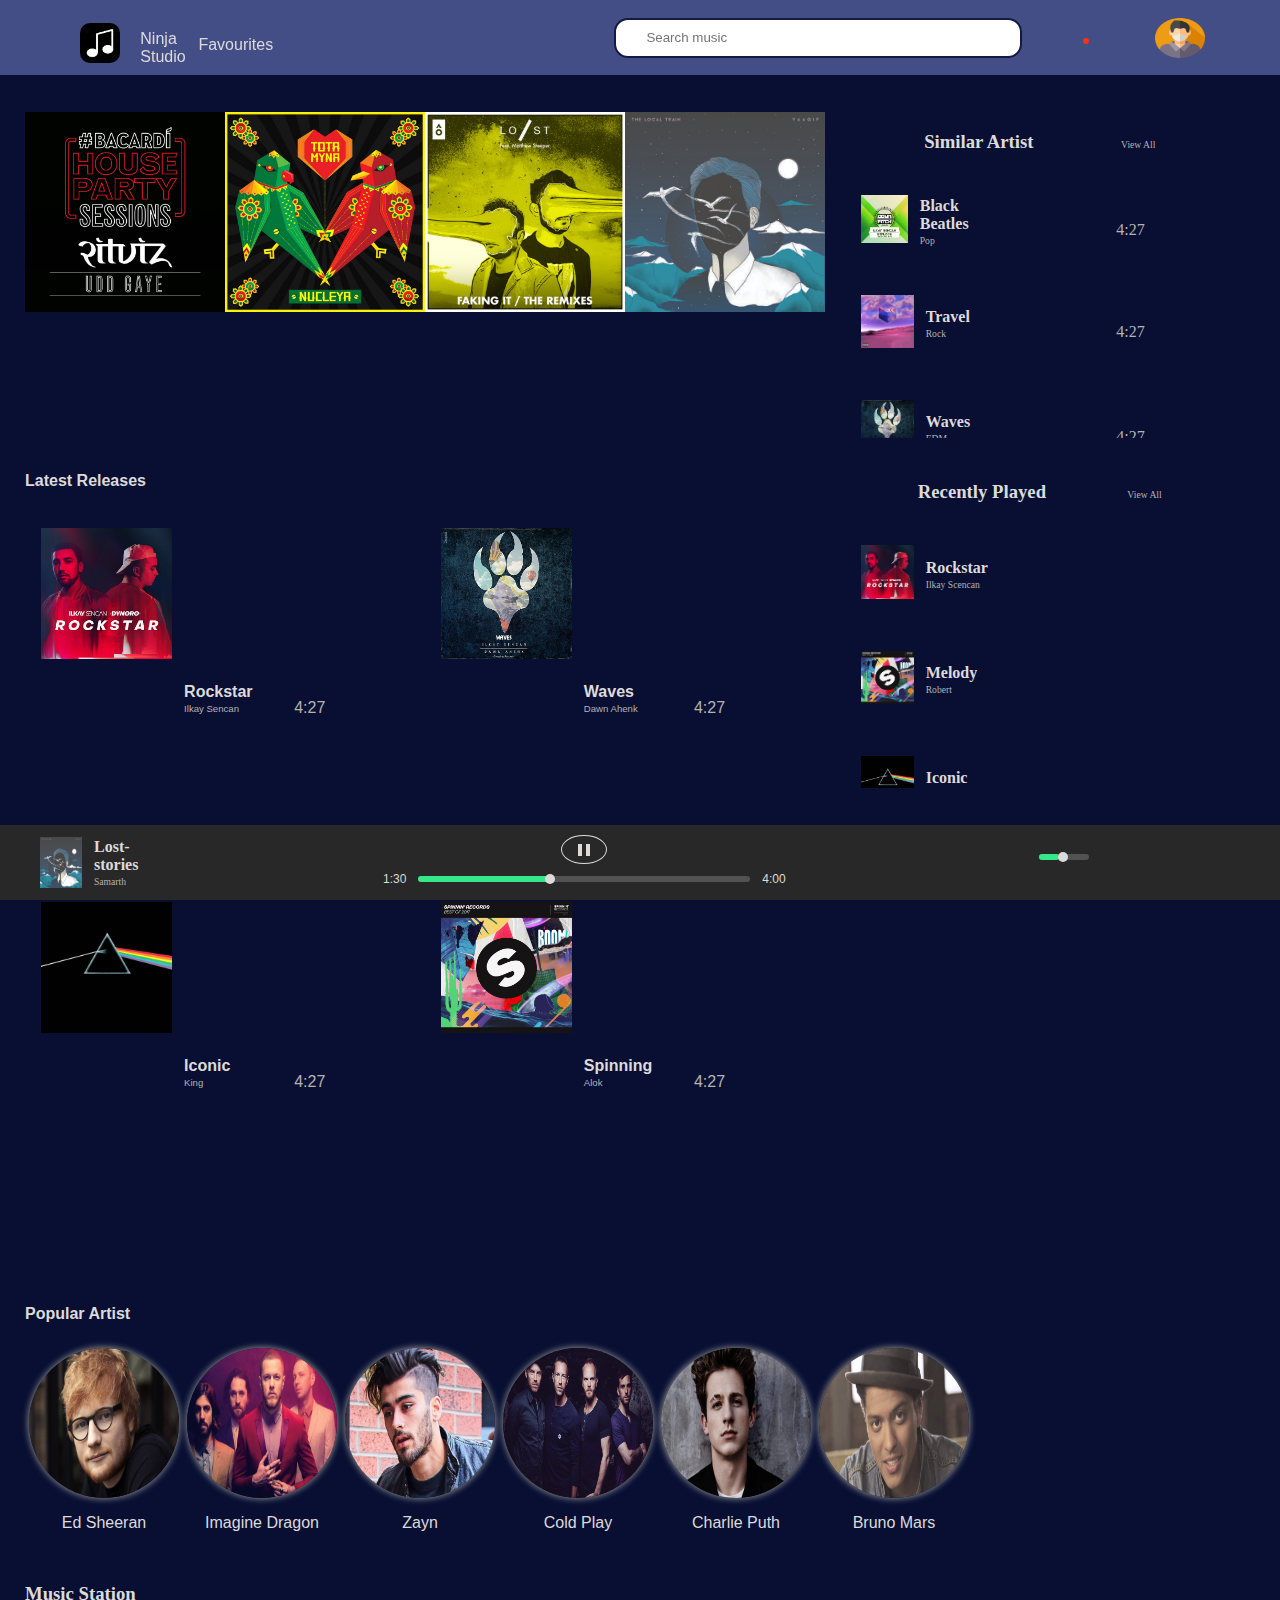
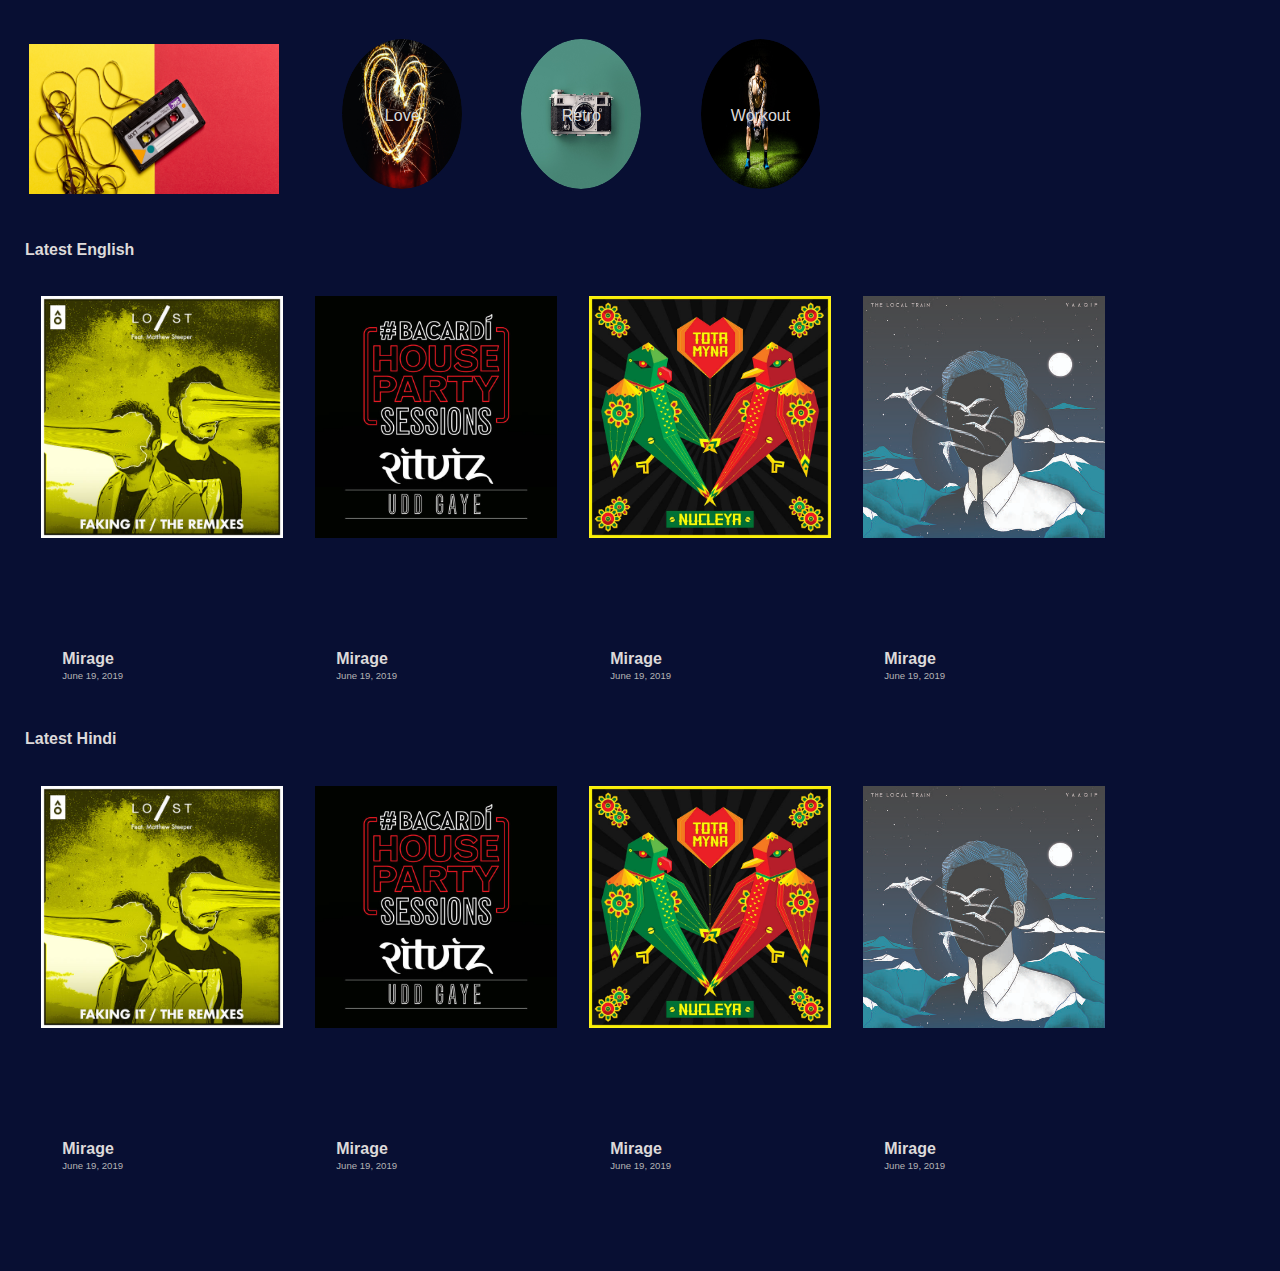
<file: index.html>
<!doctype html>
<html lang="en">
  <head>
    <!-- Required meta tags -->
    <meta charset="utf-8">
    <meta name="viewport" content="width=device-width, initial-scale=1">

    <!-- Bootstrap CSS -->
    <link rel="stylesheet" href="https://use.fontawesome.com/releases/v5.7.1/css/all.css" integrity="sha384-fnmOCqbTlWIlj8LyTjo7mOUStjsKC4pOpQbqyi7RrhN7udi9RwhKkMHpvLbHG9Sr" crossorigin="anonymous">
    <link href="https://cdn.jsdelivr.net/npm/bootstrap@5.0.0-beta3/dist/css/bootstrap.min.css" rel="stylesheet" integrity="sha384-eOJMYsd53ii+scO/bJGFsiCZc+5NDVN2yr8+0RDqr0Ql0h+rP48ckxlpbzKgwra6" crossorigin="anonymous">
     <link rel="stylesheet" type="text/css" href="css\colors.css">
         <link rel="stylesheet" type="text/css" href="css\fonts.css">
         <!-- css for top header -->
         <link rel="stylesheet" type="text/css" href="css\top-header.css">
         <!-- css for this page -->
         <link rel="stylesheet" type="text/css" href="css\ninjaTunes.css">
         <!-- css for song lists -->
         <link rel="stylesheet" type="text/css" href="css\list.css">
         <!-- aside and playbar css -->
         <link rel="stylesheet" type="text/css" href="css\aside.css">
         <link rel="stylesheet" type="text/css" href="css\play-bar.css">
         <!-- song card image animation -->
         <link rel="stylesheet" type="text/css" href="css\animate-image.css">
         <!-- media queries -->
         <link rel="stylesheet" type="text/css" href="css\media.css">

    <title>Ninja Studio</title>
             <link rel="icon" href="static/header/sound-bars.png" type="image/png">
  </head>
  <body class="site-color">
    <header>

            <div class="site-logo-container">
                <!-- site's logo image -->
                <div class="circular-image-header-logo">
                    <img src="static/header/music.jpg" alt="logo">
                </div>
                <!-- site's name -->
                <div class="site-name">
                    <p>Ninja<br><strong>Studio</strong></p>
                </div>
            </div>

            <!-- name of the page -->
            <div class="site-page-name">
                <p>Favourites</p>
            </div>

            <!-- search bar for music -->
            <div class="search-bar-container">
                <div class="search-bar">
                    <!-- before search icon -->
                    <button class="submit-button" type="submit"><i class="fas fa-search"></i></button>
                    <!-- search input -->
                    <input type="text" id="header-search" placeholder="Search music">
                    <!-- after voice search icon -->
                    <i class="fas fa-microphone"></i>
                </div>
            </div>

            <!-- profile and notifications -->
            <div class="profile-container">
                <div class="bell-icon">
                    <!-- bell icon -->
                    <i class="fas fa-bell"></i>
                </div>
                <!-- profile image -->
                <div class="circular-image-header">
                    <img src="static\header\man.png" alt="profile image">
                </div>
            </div>

        </header>
                <div class="main-content">
            <!-- main content -->
            <main>
                <!-- image caraousel -->
                <section class="image-carousel">
                    <div class="carousel-image-container">
                        <img src="static\caraousel images\ritviz.jpg" alt="ritviz">
                    </div>
                    <div class="carousel-image-container">
                        <img src="static\caraousel images\nucleya.jpg" alt="nucleya">
                    </div>
                    <div class="carousel-image-container">
                        <img src="static\caraousel images\loststories.jpg" alt="loststories">
                    </div>
                    <div class="carousel-image-container">
                        <img src="static\caraousel images\localtrain.jpg" alt="localtrain">
                    </div>
                </section>

                <!-- music card sections -->
                <section class="music-sections latest-release">
                    <h4>Latest Releases</h4>
                    <div class="music-section-card-container">
                        <div class="latest-release-card">
    
                            <div class="song-details-container">

                                <div class="song-image">
                                    <img src="static\Queue Songs\rockstar.jpg" alt="song image">
                                    <div class="animate-content">
                                        <div class="play-pause">
                                            <input type="checkbox" value="" id="Checkbox1" name="playPauseCheckbox" target=".playbar">
                                            <label for="Checkbox1"></label>
                                        </div>
                                    </div>
                                </div>
                                <div class="song-details">
                                    <div class="song-name">
                                        <p>Rockstar</p>
                                    </div>
                                    <div class="release-date">
                                        <p>Ilkay Sencan</p>
                                    </div>
                                </div>

                            </div>

                            <div class="song-icons-container">
                                <div class="dropdown">
                                    <i class="fas fa-ellipsis-h"></i>
                                    <div class="dropdown-content">
                                        <p>
                                            <span><i class="fas fa-play"></i></span>
                                            <span>Play Now</span>
                                        </p>
                                        <p>
                                            <span><i class="fas fa-plus"></i></span>
                                            <span>Add To Queue</span>
                                        </p>
                                        <p>
                                            <span><i class="fas fa-list-ul"></i></span>
                                            <span>Add To Favourites</span>
                                        </p>
                                        <p>
                                            <span><i class="fas fa-info-circle"></i></span>
                                            <span>Get Info</span>
                                        </p>
                                    </div>
                                </div>
                                <p>4:27</p>
                            </div>
    
                            
                        </div>
                        <div class="latest-release-card">
    
                            <div class="song-details-container">

                                <div class="song-image">
                                    <img src="static\Queue Songs\waves.jpg" alt="song image">
                                    <div class="animate-content">
                                        <div class="play-pause">
                                            <input type="checkbox" value="" id="Checkbox2" name="playPauseCheckbox" target=".playbar">
                                            <label for="Checkbox2"></label>
                                        </div>
                                    </div>
                                </div>
                                <div class="song-details">
                                    <div class="song-name">
                                        <p>Waves</p>
                                    </div>
                                    <div class="release-date">
                                        <p>Dawn Ahenk</p>
                                    </div>
                                </div>

                            </div>

                            <div class="song-icons-container">
                                <div class="dropdown">
                                    <i class="fas fa-ellipsis-h"></i>
                                    <div class="dropdown-content">
                                        <p>
                                            <span><i class="fas fa-play"></i></span>
                                            <span>Play Now</span>
                                        </p>
                                        <p>
                                            <span><i class="fas fa-plus"></i></span>
                                            <span>Add To Queue</span>
                                        </p>
                                        <p>
                                            <span><i class="fas fa-list-ul"></i></span>
                                            <span>Add To Favourites</span>
                                        </p>
                                        <p>
                                            <span><i class="fas fa-info-circle"></i></span>
                                            <span>Get Info</span>
                                        </p>
                                    </div>
                                </div>
                                <p>4:27</p>
                            </div>
    
                            
                        </div>
                        <div class="latest-release-card">
    
                            <div class="song-details-container">

                                <div class="song-image">
                                    <img src="static\Queue Songs\iconic.jpg" alt="song image">
                                    <div class="animate-content">
                                        <div class="play-pause">
                                            <input type="checkbox" value="" id="Checkbox3" name="playPauseCheckbox" target=".playbar">
                                            <label for="Checkbox3"></label>
                                        </div>
                                    </div>
                                </div>
                                <div class="song-details">
                                    <div class="song-name">
                                        <p>Iconic</p>
                                    </div>
                                    <div class="release-date">
                                        <p>King</p>
                                    </div>
                                </div>

                            </div>

                            <div class="song-icons-container">
                                <div class="dropdown">
                                    <i class="fas fa-ellipsis-h"></i>
                                    <div class="dropdown-content">
                                        <p>
                                            <span><i class="fas fa-play"></i></span>
                                            <span>Play Now</span>
                                        </p>
                                        <p>
                                            <span><i class="fas fa-plus"></i></span>
                                            <span>Add To Queue</span>
                                        </p>
                                        <p>
                                            <span><i class="fas fa-list-ul"></i></span>
                                            <span>Add To Favourites</span>
                                        </p>
                                        <p>
                                            <span><i class="fas fa-info-circle"></i></span>
                                            <span>Get Info</span>
                                        </p>
                                    </div>
                                </div>
                                <p>4:27</p>
                            </div>
    
                            
                        </div>
                        <div class="latest-release-card">
    
                            <div class="song-details-container">

                                <div class="song-image">
                                    <img src="static\Queue Songs\spinning.jpg" alt="song image">
                                    <div class="animate-content">
                                        <div class="play-pause">
                                            <input type="checkbox" value="" id="Checkbox4" name="playPauseCheckbox" target=".playbar">
                                            <label for="Checkbox4"></label>
                                        </div>
                                    </div>
                                </div>
                                <div class="song-details">
                                    <div class="song-name">
                                        <p>Spinning</p>
                                    </div>
                                    <div class="release-date">
                                        <p>Alok</p>
                                    </div>
                                </div>

                            </div>

                            <div class="song-icons-container">
                                <div class="dropdown">
                                    <i class="fas fa-ellipsis-h"></i>
                                    <div class="dropdown-content">
                                        <p>
                                            <span><i class="fas fa-play"></i></span>
                                            <span>Play Now</span>
                                        </p>
                                        <p>
                                            <span><i class="fas fa-plus"></i></span>
                                            <span>Add To Queue</span>
                                        </p>
                                        <p>
                                            <span><i class="fas fa-list-ul"></i></span>
                                            <span>Add To Favourites</span>
                                        </p>
                                        <p>
                                            <span><i class="fas fa-info-circle"></i></span>
                                            <span>Get Info</span>
                                        </p>
                                    </div>
                                </div>
                                <p>4:27</p>
                            </div>
    
                            
                        </div>
                    </div>
                </section>
                <!-- popular artist -->
                <section class="music-sections artist-release">
                    <h4>Popular Artist</h4>
                    <div class="music-section-card-container">
                        <div class="latest-release-card">
                            <div class="song-details-container">
                                <div class="release-artist-image">
                                    <a href="playList.html" target="_blank"><img src="static\Artist-Images\ed-sheeran.jpg" alt="artist image"></a>
                                </div>
                                <div class="release-artist-details">
                                    <div class="release-artist-name">
                                        <p>Ed Sheeran</p>
                                    </div>
                                </div>

                            </div>
                        </div>
                        <div class="latest-release-card">
                            <div class="song-details-container">
                                <div class="release-artist-image">
                                    <a href="playList.html" target="_blank"><img src="static\Artist-Images\imagine.jpg" alt="artist image"></a>
                                </div>
                                <div class="release-artist-details">
                                    <div class="release-artist-name">
                                        <p>Imagine Dragon</p>
                                    </div>
                                </div>

                            </div>
                        </div>
                        <div class="latest-release-card">
                            <div class="song-details-container">
                                <div class="release-artist-image">
                                    <a href="playList.html" target="_blank"><img src="static\Artist-Images\zayn.jpg" alt="artist image"></a>
                                </div>
                                <div class="release-artist-details">
                                    <div class="release-artist-name">
                                        <p>Zayn</p>
                                    </div>
                                </div>

                            </div>
                        </div>
                        <div class="latest-release-card">
                            <div class="song-details-container">
                                <div class="release-artist-image">
                                    <a href="playList.html" target="_blank"><img src="static\Artist-Images\coldPlay.png" alt="artist image"></a>
                                </div>
                                <div class="release-artist-details">
                                    <div class="release-artist-name">
                                        <p>Cold Play</p>
                                    </div>
                                </div>

                            </div>
                        </div>
                        <div class="latest-release-card">
                            <div class="song-details-container">
                                <div class="release-artist-image">
                                    <a href="playList.html" target="_blank"><img src="static\Artist-Images\charlie.jpg" alt="artist image"></a>
                                </div>
                                <div class="release-artist-details">
                                    <div class="release-artist-name">
                                        <p>Charlie Puth</p>
                                    </div>
                                </div>

                            </div>
                        </div>
                        <div class="latest-release-card">
                            <div class="song-details-container">
                                <div class="release-artist-image">
                                    <a href="playList.html" target="_blank"><img src="static\Artist-Images\bruno.jpg" alt="artist image"></a>
                                </div>
                                <div class="release-artist-details">
                                    <div class="release-artist-name">
                                        <p>Bruno Mars</p>
                                    </div>
                                </div>

                            </div>
                        </div>
                    </div>
                </section>


                <h3>Music Station</h3>
                <section class="music-sections" id="stations-section">

                    <div id="station-image">
                        <img src="static\music stations\stations.jpg" alt="station image">
                    </div>
                    <div class="station-card">
                        <div class="station-card-image">
                            <img src="static\music stations\love.jpg" alt="station-image">
                            <div class="station-title">
                                <p>
                                    Love
                                </p>
                            </div>
                        </div>
                    </div>
                    <div class="station-card">
                        <div class="station-card-image">
                            <img src="static\music stations\retro.jpg" alt="station image">
                            <div class="station-title">
                                <p>
                                    Retro
                                </p>
                            </div>
                        </div>
                    </div>

                    <div class="station-card">
                        <div class="station-card-image">
                            <img src="static\music stations\workout.jpg" alt="station image">
                            <div class="station-title">
                                <p>
                                    Workout
                                </p>
                            </div>
                        </div>
                    </div>

                </section>
                <!-- latest english releases -->
                <section class="music-sections language-release">
                    <h4>Latest English</h4>
                    <div class="music-section-card-container">
                        
                        <div class="latest-release-card">
    
                            <div class="song-details-container">

                                <div class="song-image">
                                    <img src="static\Queue Songs\song1.jpg" alt="song image">
                                    <div class="animate-content">
                                        <div class="play-pause">
                                            <input type="checkbox" value="" id="Checkbox5" name="playPauseCheckbox" target=".playbar">
                                            <label for="Checkbox5"></label>
                                        </div>
                                    </div>
                                </div>
                                <div class="song-details">
                                    <div class="song-name">
                                        <p>Mirage</p>
                                    </div>
                                    <div class="release-date">
                                        <p>June 19, 2019</p>
                                    </div>
                                </div>

                            </div>
                        </div>

                        <div class="latest-release-card">
    
                            <div class="song-details-container">

                                <div class="song-image">
                                    <img src="static\latest releases\song2.jpg" alt="song image">
                                    <div class="animate-content">
                                        <div class="play-pause">
                                            <input type="checkbox" value="" id="Checkbox6" name="playPauseCheckbox" target=".playbar">
                                            <label for="Checkbox6"></label>
                                        </div>
                                    </div>
                                </div>
                                <div class="song-details">
                                    <div class="song-name">
                                        <p>Mirage</p>
                                    </div>
                                    <div class="release-date">
                                        <p>June 19, 2019</p>
                                    </div>
                                </div>

                            </div>
                        </div>

                        <div class="latest-release-card">
    
                            <div class="song-details-container">

                                <div class="song-image">
                                    <img src="static\latest releases\song3.jpg" alt="song image">
                                    <div class="animate-content">
                                        <div class="play-pause">
                                            <input type="checkbox" value="" id="Checkbox7" name="playPauseCheckbox" target=".playbar">
                                            <label for="Checkbox7"></label>
                                        </div>
                                    </div>
                                </div>
                                <div class="song-details">
                                    <div class="song-name">
                                        <p>Mirage</p>
                                    </div>
                                    <div class="release-date">
                                        <p>June 19, 2019</p>
                                    </div>
                                </div>

                            </div>
                        </div>

                        <div class="latest-release-card">
    
                            <div class="song-details-container">

                                <div class="song-image">
                                    <img src="static\latest releases\song4.jpg" alt="song image">
                                    <div class="animate-content">
                                        <div class="play-pause">
                                            <input type="checkbox" value="" id="Checkbox8" name="playPauseCheckbox" target=".playbar">
                                            <label for="Checkbox8"></label>
                                        </div>
                                    </div>
                                </div>
                                <div class="song-details">
                                    <div class="song-name">
                                        <p>Mirage</p>
                                    </div>
                                    <div class="release-date">
                                        <p>June 19, 2019</p>
                                    </div>
                                </div>

                            </div>
                        </div>
                    </div>
                </section>
                <!-- latest hindi releases -->
                <section class="music-sections language-release">
                    <h4>Latest Hindi</h4>
                    <div class="music-section-card-container">

                        <div class="latest-release-card">
    
                            <div class="song-details-container">

                                <div class="song-image">
                                    <img src="static\Queue Songs\song1.jpg" alt="song image">
                                    <div class="animate-content">
                                        <div class="play-pause">
                                            <input type="checkbox" value="" id="Checkbox9" name="playPauseCheckbox" target=".playbar">
                                            <label for="Checkbox9"></label>
                                        </div>
                                    </div>
                                </div>
                                <div class="song-details">
                                    <div class="song-name">
                                        <p>Mirage</p>
                                    </div>
                                    <div class="release-date">
                                        <p>June 19, 2019</p>
                                    </div>
                                </div>

                            </div>
                        </div>

                        <div class="latest-release-card">
    
                            <div class="song-details-container">

                                <div class="song-image">
                                    <img src="static\latest releases\song2.jpg" alt="song image">
                                    <div class="animate-content">
                                        <div class="play-pause">
                                            <input type="checkbox" value="" id="Checkbox10" name="playPauseCheckbox" target=".playbar">
                                            <label for="Checkbox10"></label>
                                        </div>
                                    </div>
                                </div>
                                <div class="song-details">
                                    <div class="song-name">
                                        <p>Mirage</p>
                                    </div>
                                    <div class="release-date">
                                        <p>June 19, 2019</p>
                                    </div>
                                </div>

                            </div>
                        </div>

                        <div class="latest-release-card">
    
                            <div class="song-details-container">

                                <div class="song-image">
                                    <img src="static\latest releases\song3.jpg" alt="song image">
                                    <div class="animate-content">
                                        <div class="play-pause">
                                            <input type="checkbox" value="" id="Checkbox11" name="playPauseCheckbox" target=".playbar">
                                            <label for="Checkbox11"></label>
                                        </div>
                                    </div>
                                </div>
                                <div class="song-details">
                                    <div class="song-name">
                                        <p>Mirage</p>
                                    </div>
                                    <div class="release-date">
                                        <p>June 19, 2019</p>
                                    </div>
                                </div>

                            </div>
                        </div>

                        <div class="latest-release-card">
    
                            <div class="song-details-container">

                                <div class="song-image">
                                    <img src="static\latest releases\song4.jpg" alt="song image">
                                    <div class="animate-content">
                                        <div class="play-pause">
                                            <input type="checkbox" value="" id="Checkbox14" name="playPauseCheckbox" target=".playbar">
                                            <label for="Checkbox14"></label>
                                        </div>
                                    </div>
                                </div>
                                <div class="song-details">
                                    <div class="song-name">
                                        <p>Mirage</p>
                                    </div>
                                    <div class="release-date">
                                        <p>June 19, 2019</p>
                                    </div>
                                </div>

                            </div>
                        </div>

                    </div>
                </section>

            </main>
            <!-- playlist aside content -->
            <aside>
                <section class="aside-section">

                    <div class="aside-section-title">
                        <div class="aside-heading">
                            <h3>Similar Artist</h3>
                        </div>
                        <div class="dropdown">
                            <p>View All</p>
                            <div class="dropdown-content">
                                <p>
                                    <span><i class="fas fa-play"></i></span>
                                    <span>Play Now</span>
                                </p>
                                <p>
                                    <span><i class="fas fa-plus"></i></span>
                                    <span>Add To Queue</span>
                                </p>
                                <p>
                                    <span><i class="fas fa-list-ul"></i></span>
                                    <span>Add To Favourites</span>
                                </p>
                                <p>
                                    <span><i class="fas fa-info-circle"></i></span>
                                    <span>Get Info</span>
                                </p>
                            </div>
                        </div>
                    </div>
                    <div class="song-queue">
                        <ul class="song-list">
                            <li>
    
                                <div class="song-details-container">
    
                                    <div class="song-image">
                                        <img src="static\Queue Songs\downpitch.jpg" alt="song image">
                                    </div>
                                    <div class="song-details">
                                        <div class="song-name">
                                            <p>Black Beatles</p>
                                        </div>
                                        <div class="singer-name">
                                            <p>Pop</p>
                                        </div>
                                    </div>
    
                                </div>
    
                                <div class="song-icons-container">
                                    <div class="dropdown">
                                        <i class="fas fa-ellipsis-h"></i>
                                        <div class="dropdown-content">
                                            <p>
                                                <span><i class="fas fa-play"></i></span>
                                                <span>Play Now</span>
                                            </p>
                                            <p>
                                                <span><i class="fas fa-plus"></i></span>
                                                <span>Add To Queue</span>
                                            </p>
                                            <p>
                                                <span><i class="fas fa-list-ul"></i></span>
                                                <span>Add To Favourites</span>
                                            </p>
                                            <p>
                                                <span><i class="fas fa-info-circle"></i></span>
                                                <span>Get Info</span>
                                            </p>
                                        </div>
                                    </div>
                                    <p>4:27</p>
                                </div>
    
                            </li>

                            <li>
    
                                <div class="song-details-container">
    
                                    <div class="song-image">
                                        <img src="static\Queue Songs\travis.jpg" alt="song image">
                                    </div>
                                    <div class="song-details">
                                        <div class="song-name">
                                            <p>Travel</p>
                                        </div>
                                        <div class="singer-name">
                                            <p>Rock</p>
                                        </div>
                                    </div>
    
                                </div>
    
                                <div class="song-icons-container">
                                    <div class="dropdown">
                                        <i class="fas fa-ellipsis-h"></i>
                                        <div class="dropdown-content">
                                            <p>
                                                <span><i class="fas fa-play"></i></span>
                                                <span>Play Now</span>
                                            </p>
                                            <p>
                                                <span><i class="fas fa-plus"></i></span>
                                                <span>Add To Queue</span>
                                            </p>
                                            <p>
                                                <span><i class="fas fa-list-ul"></i></span>
                                                <span>Add To Favourites</span>
                                            </p>
                                            <p>
                                                <span><i class="fas fa-info-circle"></i></span>
                                                <span>Get Info</span>
                                            </p>
                                        </div>
                                    </div>
                                    <p>4:27</p>
                                </div>
    
                            </li>

                            <li>
    
                                <div class="song-details-container">
    
                                    <div class="song-image">
                                        <img src="static\Queue Songs\waves.jpg" alt="song image">
                                    </div>
                                    <div class="song-details">
                                        <div class="song-name">
                                            <p>Waves</p>
                                        </div>
                                        <div class="singer-name">
                                            <p>EDM</p>
                                        </div>
                                    </div>
    
                                </div>
    
                                <div class="song-icons-container">
                                    <div class="dropdown">
                                        <i class="fas fa-ellipsis-h"></i>
                                        <div class="dropdown-content">
                                            <p>
                                                <span><i class="fas fa-play"></i></span>
                                                <span>Play Now</span>
                                            </p>
                                            <p>
                                                <span><i class="fas fa-plus"></i></span>
                                                <span>Add To Queue</span>
                                            </p>
                                            <p>
                                                <span><i class="fas fa-list-ul"></i></span>
                                                <span>Add To Favourites</span>
                                            </p>
                                            <p>
                                                <span><i class="fas fa-info-circle"></i></span>
                                                <span>Get Info</span>
                                            </p>
                                        </div>
                                    </div>
                                    <p>4:27</p>
                                </div>
    
                            </li>
                        </ul>

                            
                    </div>

                </section>

                <section class="aside-section">

                    <div class="aside-section-title">
                        <div class="aside-heading">
                            <h3>Recently Played</h3>
                        </div>
                        <div class="dropdown">
                            <p>View All</p>
                            <div class="dropdown-content">
                                <p>
                                    <span><i class="fas fa-play"></i></span>
                                    <span>Play Now</span>
                                </p>
                                <p>
                                    <span><i class="fas fa-plus"></i></span>
                                    <span>Add To Queue</span>
                                </p>
                                <p>
                                    <span><i class="fas fa-list-ul"></i></span>
                                    <span>Add To Favourites</span>
                                </p>
                                <p>
                                    <span><i class="fas fa-info-circle"></i></span>
                                    <span>Get Info</span>
                                </p>
                            </div>
                        </div>
                    </div>
                    <div class="song-queue">
                        <ul class="song-list">
                            <li>
    
                                <div class="song-details-container">
    
                                    <div class="song-image">
                                        <img src="static\Queue Songs\rockstar.jpg" alt="song image">
                                    </div>
                                    <div class="song-details">
                                        <div class="song-name">
                                            <p>Rockstar</p>
                                        </div>
                                        <div class="singer-name">
                                            <p>Ilkay Scencan</p>
                                        </div>
                                    </div>
    
                                </div>
    
                                <div class="song-icons-container">
                                    <i class="far fa-heart"></i>
                                </div>
    
                            </li>

                            <li>
    
                                <div class="song-details-container">
    
                                    <div class="song-image">
                                        <img src="static\Queue Songs\spinning.jpg" alt="song image">
                                    </div>
                                    <div class="song-details">
                                        <div class="song-name">
                                            <p>Melody</p>
                                        </div>
                                        <div class="singer-name">
                                            <p>Robert</p>
                                        </div>
                                    </div>
    
                                </div>
    
                                <div class="song-icons-container">
                                    <i class="far fa-heart"></i>
                                </div>
    
                            </li>

                            <li>
    
                                <div class="song-details-container">
    
                                    <div class="song-image">
                                        <img src="static\Queue Songs\iconic.jpg" alt="song image">
                                    </div>
                                    <div class="song-details">
                                        <div class="song-name">
                                            <p>Iconic</p>
                                        </div>
                                        <div class="singer-name">
                                            <p>Taylor</p>
                                        </div>
                                    </div>
    
                                </div>
    
                                <div class="song-icons-container">
                                    <i class="far fa-heart"></i>
                                </div>
    
                            </li>

                            <li>
    
                                <div class="song-details-container">
    
                                    <div class="song-image">
                                        <img src="static\Queue Songs\song3.jpg" alt="song image">
                                    </div>
                                    <div class="song-details">
                                        <div class="song-name">
                                            <p>Bass</p>
                                        </div>
                                        <div class="singer-name">
                                            <p>Nucleya</p>
                                        </div>
                                    </div>
    
                                </div>
    
                                <div class="song-icons-container">
                                    <i class="far fa-heart"></i>
                                </div>
    
                            </li>
                        </ul>

                            
                    </div>

                </section>
            </aside>
        </div>

        <footer class="playbar">
            <!-- about the song -->
            <div class="song-details-container" id="sdc">

                <div class="song-image">
                    <img src="static\Queue Songs\song4.jpg" alt="song image">
                </div>
                <div class="song-details">
                    <div class="song-name">
                        <p>Lost-stories</p>
                    </div>
                    <div class="singer-name">
                        <p>Samarth</p>
                    </div>
                </div>

            </div>

            <div class="song-icons-container">
                <i class="far fa-heart"></i>
                <i class="fas fa-ban"></i>
            </div>
            <!-- play, pause rewind, other controls for song -->
            <div class="song-player-controls">
                <div class="control-buttons">
                    <ul class="horizontal-control-list" >
                        <li><i class="fas fa-random"></i></li>
                        <li><i class="fas fa-step-backward"></i></li>
                        <li>
                            <div class="play-pause" id="pp">
                                <input type="checkbox" value="" id="playPauseCheckbox" name="playPauseCheckbox">
                                <label for="playPauseCheckbox"></label>
                            </div>
                        </li>
                        <li><i class="fas fa-step-forward"></i></li>
                        <li><i class="fas fa-redo-alt"></i></li>
                    </ul>
                </div>
                <!-- song's progress bar -->
                <div class="progress-bar">
                    <div class="progress-time">1:30</div>
                    <div class="outer-bar">
                        <div class="inner-bar"></div>
                    </div>
                    <div class="progress-time">4:00</div>
                </div>
            </div>

            <!-- volume and other controllers -->
            <div class="volume-bar-controls">
                <ul class="horizontal-control-list" id="hcc">
                    <li><i class="fas fa-list-ul"></i></li>
                    <li><i class="fab fa-bluetooth-b"></i></li>
                    <li id="ti"><i class="fas fa-volume-up"></i></li>
                    <li id="pb">
                        <!-- volume bar for song -->
                        <div class="progress-bar">
                            <div class="outer-bar">
                                <div class="inner-bar"></div>
                            </div>
                        </div>

                    </li>
                    <li><i class="fas fa-expand-arrows-alt"></i></li>
                </ul>
            </div>

        </footer>
      
    <script src="https://cdn.jsdelivr.net/npm/bootstrap@5.0.0-beta3/dist/js/bootstrap.bundle.min.js" integrity="sha384-JEW9xMcG8R+pH31jmWH6WWP0WintQrMb4s7ZOdauHnUtxwoG2vI5DkLtS3qm9Ekf" crossorigin="anonymous"></script>
    <script src="https://cdn.jsdelivr.net/npm/@popperjs/core@2.9.1/dist/umd/popper.min.js" integrity="sha384-SR1sx49pcuLnqZUnnPwx6FCym0wLsk5JZuNx2bPPENzswTNFaQU1RDvt3wT4gWFG" crossorigin="anonymous"></script>
    <script src="https://cdn.jsdelivr.net/npm/bootstrap@5.0.0-beta3/dist/js/bootstrap.min.js" integrity="sha384-j0CNLUeiqtyaRmlzUHCPZ+Gy5fQu0dQ6eZ/xAww941Ai1SxSY+0EQqNXNE6DZiVc" crossorigin="anonymous"></script>
  </body>
</html>
</file>
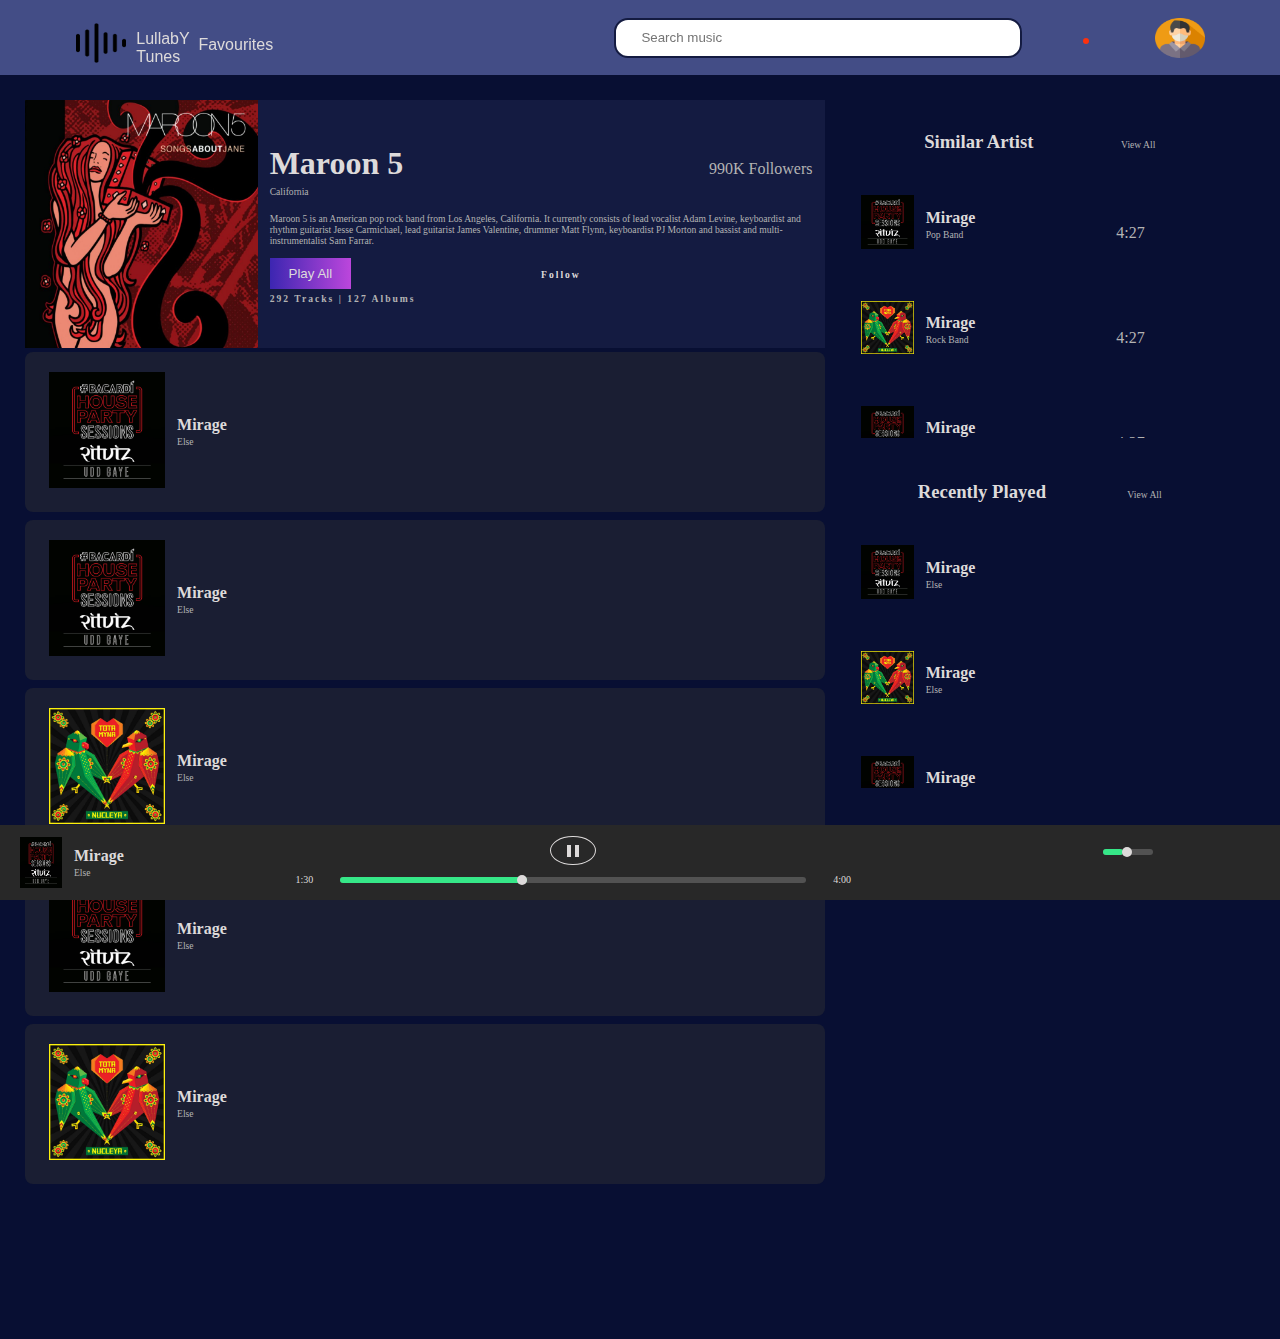
<file: playList.html>
<!-- Play List Screen For Music Player -->
<!DOCTYPE HTML>
<html>
    <head>
        <title>
            Playlist
        </title>
         <!-- meta tag for responsiveness -->
         <link rel="icon" href="static/header/sound-bars.png" type="image/png">
         <meta name="viewport" content="width=device-width, initial-scale=1.0">
         <!-- stylesheet linking -->
         <!-- font awesome icons -->
         <link rel="stylesheet" href="https://use.fontawesome.com/releases/v5.7.1/css/all.css" integrity="sha384-fnmOCqbTlWIlj8LyTjo7mOUStjsKC4pOpQbqyi7RrhN7udi9RwhKkMHpvLbHG9Sr" crossorigin="anonymous">
         <!-- common colors and font rules -->
         <link rel="stylesheet" type="text/css" href="css\colors.css">
         <link rel="stylesheet" type="text/css" href="css\fonts.css">
         <!-- css for top header -->
         <link rel="stylesheet" type="text/css" href="css\top-header.css">
         <!-- css for this page -->
         <link rel="stylesheet" type="text/css" href="css\playList.css">
         <!-- css for song lists -->
         <link rel="stylesheet" type="text/css" href="css\list.css">
         <!-- aside and playbar css -->
         <link rel="stylesheet" type="text/css" href="css\aside.css">
         <link rel="stylesheet" type="text/css" href="css\play-bar.css">
         <!-- song card image animation -->
         <link rel="stylesheet" type="text/css" href="css\animate-image.css">
         <!-- media queries -->
         <link rel="stylesheet" type="text/css" href="css\media.css">
    </head>
    <body>
        <!-- WebPage's top header -->
        <header>

            <div class="site-logo-container">
                <!-- site's logo image -->
                <div class="circular-image-header">
                    <img src="static/header/sound-bars.png" alt="logo">
                </div>
                <!-- site's name -->
                <div class="site-name">
                    <p>LullabY<br><strong>Tunes</strong></p>
                </div>
            </div>

            <!-- name of the page -->
            <div class="site-page-name">
                <p>Favourites</p>
            </div>

            <!-- search bar for music -->
            <div class="search-bar-container">
                <div class="search-bar">
                    <!-- before search icon -->
                    <i class="fas fa-search"></i>
                    <!-- search input -->
                    <input type="text" id="header-search" placeholder="Search music">
                    <!-- after voice search icon -->
                    <i class="fas fa-microphone-alt"></i>
                </div>
            </div>

            <!-- profile and notifications -->
            <div class="profile-container">
                <div class="bell-icon">
                    <!-- bell icon -->
                    <i class="fas fa-bell"></i>
                </div>
                <!-- profile image -->
                <div class="circular-image-header">
                    <img src="static\header\man.png" alt="profile image">
                </div>
            </div>

        </header>
        <!-- main and aside content for playlist -->
        <div class="main-content">
            <!-- main content -->
            <main>
                <section class="artist-details-container">

                    <div class="artist-image">
                        <img src="static\Artist-Images\maroon.jpg" alt="artist image">
                    </div>

                    <div class="artist-details">

                        <div class="artist-name-container">
                            <div class="artist-name-nationality">
                                <h1 id="artist-name">Maroon 5</h1>
                                <p id="artist-nationality">California</p>
                            </div>
                            <div class="followers-container">
                                <p id="artist-followers"><span>990K</strong></span> Followers</p>
                            </div>
                        </div>

                        <div class="artist-about-container">
                            <span>
                               Maroon 5 is an American pop rock band from Los Angeles, California. It currently consists of lead vocalist Adam Levine, keyboardist and rhythm guitarist Jesse Carmichael, lead guitarist James Valentine, drummer Matt Flynn, keyboardist PJ Morton and bassist and multi-instrumentalist Sam Farrar.
                            </span> 
                        </div>
                        <!-- container for play button, track, albums and follow link-->
                        <div class="tracks-playBtn-container">
                            
                            <div class="playBtn-tracks-details">
                                <!-- play all songs button -->
                                <button>Play All</button>

                                <!-- number of tracks and albums -->
                                <div class="tracks-album-details">
                                    <span id="tracks">292</span>
                                    <span>Tracks |</span>
                                    <span id="albums">127</span>
                                    <span>Albums</span>
                                </div>
                            </div>
                            <div class="follow-link">
                                <span>Follow</span>
                            </div>
                        </div>

                    </div>

                </section>
                <!-- main song's queue -->
                <section class="song-queue">
                    <ul class="song-list">

                        <li>

                            <div class="song-details-container">

                                <div class="song-image">
                                    <img src="static\Queue Songs\queue-song4.jpg" alt="song image">
                                    <div class="animate-content">
                                        <div class="play-pause">
                                            <input type="checkbox" value="" id="Checkbox1" name="playPauseCheckbox" target=".playbar">
                                            <label for="Checkbox1"></label>
                                        </div>
                                    </div>
                                </div>
                                <div class="song-details">
                                    <div class="song-name">
                                        <p>Mirage</p>
                                    </div>
                                    <div class="singer-name">
                                        <p>Else</p>
                                    </div>
                                </div>

                            </div>

                            <div class="song-icons-container">
                                <i class="far fa-heart"></i>
                                <i class="fas fa-plus"></i>
                            </div>

                        </li>
                        
                        <li>
                            <div class="song-details-container">

                                <div class="song-image">
                                    <img src="static\Queue Songs\queue-song4.jpg" alt="song image">
                                    <div class="animate-content">
                                        <div class="play-pause">
                                            <input type="checkbox" value="" id="Checkbox2" name="playPauseCheckbox"  target=".playbar">
                                            <label for="Checkbox2"></label>
                                        </div>
                                    </div>
                                </div>
                                <div class="song-details">
                                    <div class="song-name">
                                        <p>Mirage</p>
                                    </div>
                                    <div class="singer-name">
                                        <p>Else</p>
                                    </div>
                                </div>

                            </div>

                            <div class="song-icons-container">
                                <i class="far fa-heart"></i>
                                <i class="fas fa-plus"></i>
                            </div>
                        </li>
                        
                        <li>
                            <div class="song-details-container">

                                <div class="song-image">
                                    <img src="static\Queue Songs\queue-song3.jpg" alt="song image">
                                    <div class="animate-content">
                                        <div class="play-pause">
                                            <input type="checkbox" value="" id="Checkbox3" name="playPauseCheckbox"  target=".playbar">
                                            <label for="Checkbox3"></label>
                                        </div>
                                    </div>
                                </div>
                                <div class="song-details">
                                    <div class="song-name">
                                        <p>Mirage</p>
                                    </div>
                                    <div class="singer-name">
                                        <p>Else</p>
                                    </div>
                                </div>

                            </div>

                            <div class="song-icons-container">
                                <i class="far fa-heart"></i>
                                <i class="fas fa-plus"></i>
                            </div>
                        </li>
                        
                        <li>
                            <div class="song-details-container">

                                <div class="song-image">
                                    <img src="static\Queue Songs\queue-song4.jpg" alt="song image">
                                    <div class="animate-content">
                                        <div class="play-pause">
                                            <input type="checkbox" value="" id="Checkbox4" name="playPauseCheckbox"  target=".playbar">
                                            <label for="Checkbox4"></label>
                                        </div>
                                    </div>
                                </div>
                                <div class="song-details">
                                    <div class="song-name">
                                        <p>Mirage</p>
                                    </div>
                                    <div class="singer-name">
                                        <p>Else</p>
                                    </div>
                                </div>

                            </div>

                            <div class="song-icons-container">
                                <i class="far fa-heart"></i>
                                <i class="fas fa-plus"></i>
                            </div>
                        </li>
                        
                        <li>
                            <div class="song-details-container">

                                <div class="song-image">
                                    <img src="static\Queue Songs\queue-song3.jpg" alt="song image">
                                    <div class="animate-content">
                                        <div class="play-pause">
                                            <input type="checkbox" value="" id="Checkbox5" name="playPauseCheckbox">
                                            <label for="Checkbox5">css\</label>
                                        </div>
                                    </div>
                                </div>
                                <div class="song-details">
                                    <div class="song-name">
                                        <p>Mirage</p>
                                    </div>
                                    <div class="singer-name">
                                        <p>Else</p>
                                    </div>
                                </div>

                            </div>

                            <div class="song-icons-container">
                                <i class="far fa-heart"></i>
                                <i class="fas fa-plus"></i>
                            </div>
                        </li>
                        
                    </ul>
                </section>
            </main>
            <!-- playlist aside content -->
            <aside>
                <section class="aside-section">

                    <div class="aside-section-title">
                        <div class="aside-heading">
                            <h3>Similar Artist</h3>
                        </div>
                        <div class="dropdown">
                            <p>View All</p>
                            <div class="dropdown-content">
                                <p>
                                    <span><i class="fas fa-play"></i></span>
                                    <span>Play Now</span>
                                </p>
                                <p>
                                    <span><i class="fas fa-plus"></i></span>
                                    <span>Add To Queue</span>
                                </p>
                                <p>
                                    <span><i class="fas fa-list-ul"></i></span>
                                    <span>Add To Favourites</span>
                                </p>
                                <p>
                                    <span><i class="fas fa-info-circle"></i></span>
                                    <span>Get Info</span>
                                </p>
                            </div>
                        </div>
                    </div>
                    <div class="song-queue">
                        <ul class="song-list">
                            <li>
    
                                <div class="song-details-container">
    
                                    <div class="song-image">
                                        <img src="static\Queue Songs\queue-song4.jpg" alt="song image">
                                    </div>
                                    <div class="song-details">
                                        <div class="song-name">
                                            <p>Mirage</p>
                                        </div>
                                        <div class="singer-name">
                                            <p>Pop Band</p>
                                        </div>
                                    </div>
    
                                </div>
    
                                <div class="song-icons-container">
                                    <div class="dropdown">
                                        <i class="fas fa-ellipsis-h"></i>
                                        <div class="dropdown-content">
                                            <p>
                                                <span><i class="fas fa-play"></i></span>
                                                <span>Play Now</span>
                                            </p>
                                            <p>
                                                <span><i class="fas fa-plus"></i></span>
                                                <span>Add To Queue</span>
                                            </p>
                                            <p>
                                                <span><i class="fas fa-list-ul"></i></span>
                                                <span>Add To Favourites</span>
                                            </p>
                                            <p>
                                                <span><i class="fas fa-info-circle"></i></span>
                                                <span>Get Info</span>
                                            </p>
                                        </div>
                                    </div>
                                    <p>4:27</p>
                                </div>
    
                            </li>

                            <li>
    
                                <div class="song-details-container">
    
                                    <div class="song-image">
                                        <img src="static\Queue Songs\queue-song3.jpg" alt="song image">
                                    </div>
                                    <div class="song-details">
                                        <div class="song-name">
                                            <p>Mirage</p>
                                        </div>
                                        <div class="singer-name">
                                            <p>Rock Band</p>
                                        </div>
                                    </div>
    
                                </div>
    
                                <div class="song-icons-container">
                                    <div class="dropdown">
                                        <i class="fas fa-ellipsis-h"></i>
                                        <div class="dropdown-content">
                                            <p>
                                                <span><i class="fas fa-play"></i></span>
                                                <span>Play Now</span>
                                            </p>
                                            <p>
                                                <span><i class="fas fa-plus"></i></span>
                                                <span>Add To Queue</span>
                                            </p>
                                            <p>
                                                <span><i class="fas fa-list-ul"></i></span>
                                                <span>Add To Favourites</span>
                                            </p>
                                            <p>
                                                <span><i class="fas fa-info-circle"></i></span>
                                                <span>Get Info</span>
                                            </p>
                                        </div>
                                    </div>
                                    <p>4:27</p>
                                </div>
    
                            </li>

                            <li>
    
                                <div class="song-details-container">
    
                                    <div class="song-image">
                                        <img src="static\Queue Songs\queue-song4.jpg" alt="song image">
                                    </div>
                                    <div class="song-details">
                                        <div class="song-name">
                                            <p>Mirage</p>
                                        </div>
                                        <div class="singer-name">
                                            <p>Pop Band</p>
                                        </div>
                                    </div>
    
                                </div>
    
                                <div class="song-icons-container">
                                    <div class="dropdown">
                                        <i class="fas fa-ellipsis-h"></i>
                                        <div class="dropdown-content">
                                            <p>
                                                <span><i class="fas fa-play"></i></span>
                                                <span>Play Now</span>
                                            </p>
                                            <p>
                                                <span><i class="fas fa-plus"></i></span>
                                                <span>Add To Queue</span>
                                            </p>
                                            <p>
                                                <span><i class="fas fa-list-ul"></i></span>
                                                <span>Add To Favourites</span>
                                            </p>
                                            <p>
                                                <span><i class="fas fa-info-circle"></i></span>
                                                <span>Get Info</span>
                                            </p>
                                        </div>
                                    </div>
                                    <p>4:27</p>
                                </div>
    
                            </li>
                        </ul>

                            
                    </div>

                </section>

                <section class="aside-section">

                    <div class="aside-section-title">
                        <div class="aside-heading">
                            <h3>Recently Played</h3>
                        </div>
                        <div class="dropdown">
                            <p>View All</p>
                            <div class="dropdown-content">
                                <p>
                                    <span><i class="fas fa-play"></i></span>
                                    <span>Play Now</span>
                                </p>
                                <p>
                                    <span><i class="fas fa-plus"></i></span>
                                    <span>Add To Queue</span>
                                </p>
                                <p>
                                    <span><i class="fas fa-list-ul"></i></span>
                                    <span>Add To Favourites</span>
                                </p>
                                <p>
                                    <span><i class="fas fa-info-circle"></i></span>
                                    <span>Get Info</span>
                                </p>
                            </div>
                        </div>
                    </div>
                    <div class="song-queue">
                        <ul class="song-list">
                            <li>
    
                                <div class="song-details-container">
    
                                    <div class="song-image">
                                        <img src="static\Queue Songs\queue-song4.jpg" alt="song image">
                                    </div>
                                    <div class="song-details">
                                        <div class="song-name">
                                            <p>Mirage</p>
                                        </div>
                                        <div class="singer-name">
                                            <p>Else</p>
                                        </div>
                                    </div>
    
                                </div>
    
                                <div class="song-icons-container">
                                    <i class="far fa-heart"></i>
                                </div>
    
                            </li>

                            <li>
    
                                <div class="song-details-container">
    
                                    <div class="song-image">
                                        <img src="static\Queue Songs\queue-song3.jpg" alt="song image">
                                    </div>
                                    <div class="song-details">
                                        <div class="song-name">
                                            <p>Mirage</p>
                                        </div>
                                        <div class="singer-name">
                                            <p>Else</p>
                                        </div>
                                    </div>
    
                                </div>
    
                                <div class="song-icons-container">
                                    <i class="far fa-heart"></i>
                                </div>
    
                            </li>

                            <li>
    
                                <div class="song-details-container">
    
                                    <div class="song-image">
                                        <img src="static\Queue Songs\queue-song4.jpg" alt="song image">
                                    </div>
                                    <div class="song-details">
                                        <div class="song-name">
                                            <p>Mirage</p>
                                        </div>
                                        <div class="singer-name">
                                            <p>Else</p>
                                        </div>
                                    </div>
    
                                </div>
    
                                <div class="song-icons-container">
                                    <i class="far fa-heart"></i>
                                </div>
    
                            </li>

                            <li>
    
                                <div class="song-details-container">
    
                                    <div class="song-image">
                                        <img src="static\Queue Songs\queue-song4.jpg" alt="song image">
                                    </div>
                                    <div class="song-details">
                                        <div class="song-name">
                                            <p>Mirage</p>
                                        </div>
                                        <div class="singer-name">
                                            <p>Else</p>
                                        </div>
                                    </div>
    
                                </div>
    
                                <div class="song-icons-container">
                                    <i class="far fa-heart"></i>
                                </div>
    
                            </li>
                        </ul>

                            
                    </div>

                </section>
            </aside>
        </div>

        <!-- bottom play bar -->
        <footer class="playbar" id="bar">
            <!-- top play bar for responsive screen -->
            <div class="bar-top-player">
                <div class="inner-bar"></div>
            </div>
            <!-- about the song -->
            <div class="song-details-container">
    
                <div class="song-image">
                    <img src="static\Queue Songs\queue-song4.jpg" alt="song image">
                </div>
                <div class="song-details">
                    <div class="song-name">
                        <p>Mirage</p>
                    </div>
                    <div class="singer-name">
                        <p>Else</p>
                    </div>
                </div>

            </div>

            <div class="song-icons-container">
                <i class="far fa-heart"></i>
                <i class="fas fa-ban"></i>
            </div>
            <!-- play, pause rewind, other controls for song -->
            <div class="song-player-controls">
                <div class="control-buttons">
                    <ul class="horizontal-control-list">
                        <li><i class="fas fa-random"></i></li>
                        <li><i class="fas fa-step-backward"></i></li>
                        <li>
                            <div class="play-pause">
                                <input type="checkbox" value="" id="playPauseCheckbox" name="playPauseCheckbox">
                                <label for="playPauseCheckbox"></label>
                            </div>
                        </li>
                        <li><i class="fas fa-step-forward"></i></li>
                        <li><i class="fas fa-redo-alt"></i></li>
                    </ul>
                </div>
                <!-- song's progress bar -->
                <div class="progress-bar">
                    <span>1:30</span>
                    <div class="outer-bar">
                        <div class="inner-bar"></div>
                    </div>
                    <span>4:00</span>
                </div>
            </div>

            <!-- volume and other controllers -->
            <div class="volume-bar-controls">
                <ul class="horizontal-control-list">
                    <li><i class="fas fa-list-ul"></i></li>
                    <li><i class="fab fa-bluetooth-b"></i></li>
                    <li><i class="fas fa-volume-up"></i></li>
                    <li>
                        <!-- volume bar for song -->
                        <div class="progress-bar">
                            <div class="outer-bar">
                                <div class="inner-bar"></div>
                            </div>
                        </div>

                    </li>
                    <li><i class="fas fa-expand-arrows-alt"></i></li>
                </ul>
            </div>

        </footer>
    </body>
</html>
</file>
